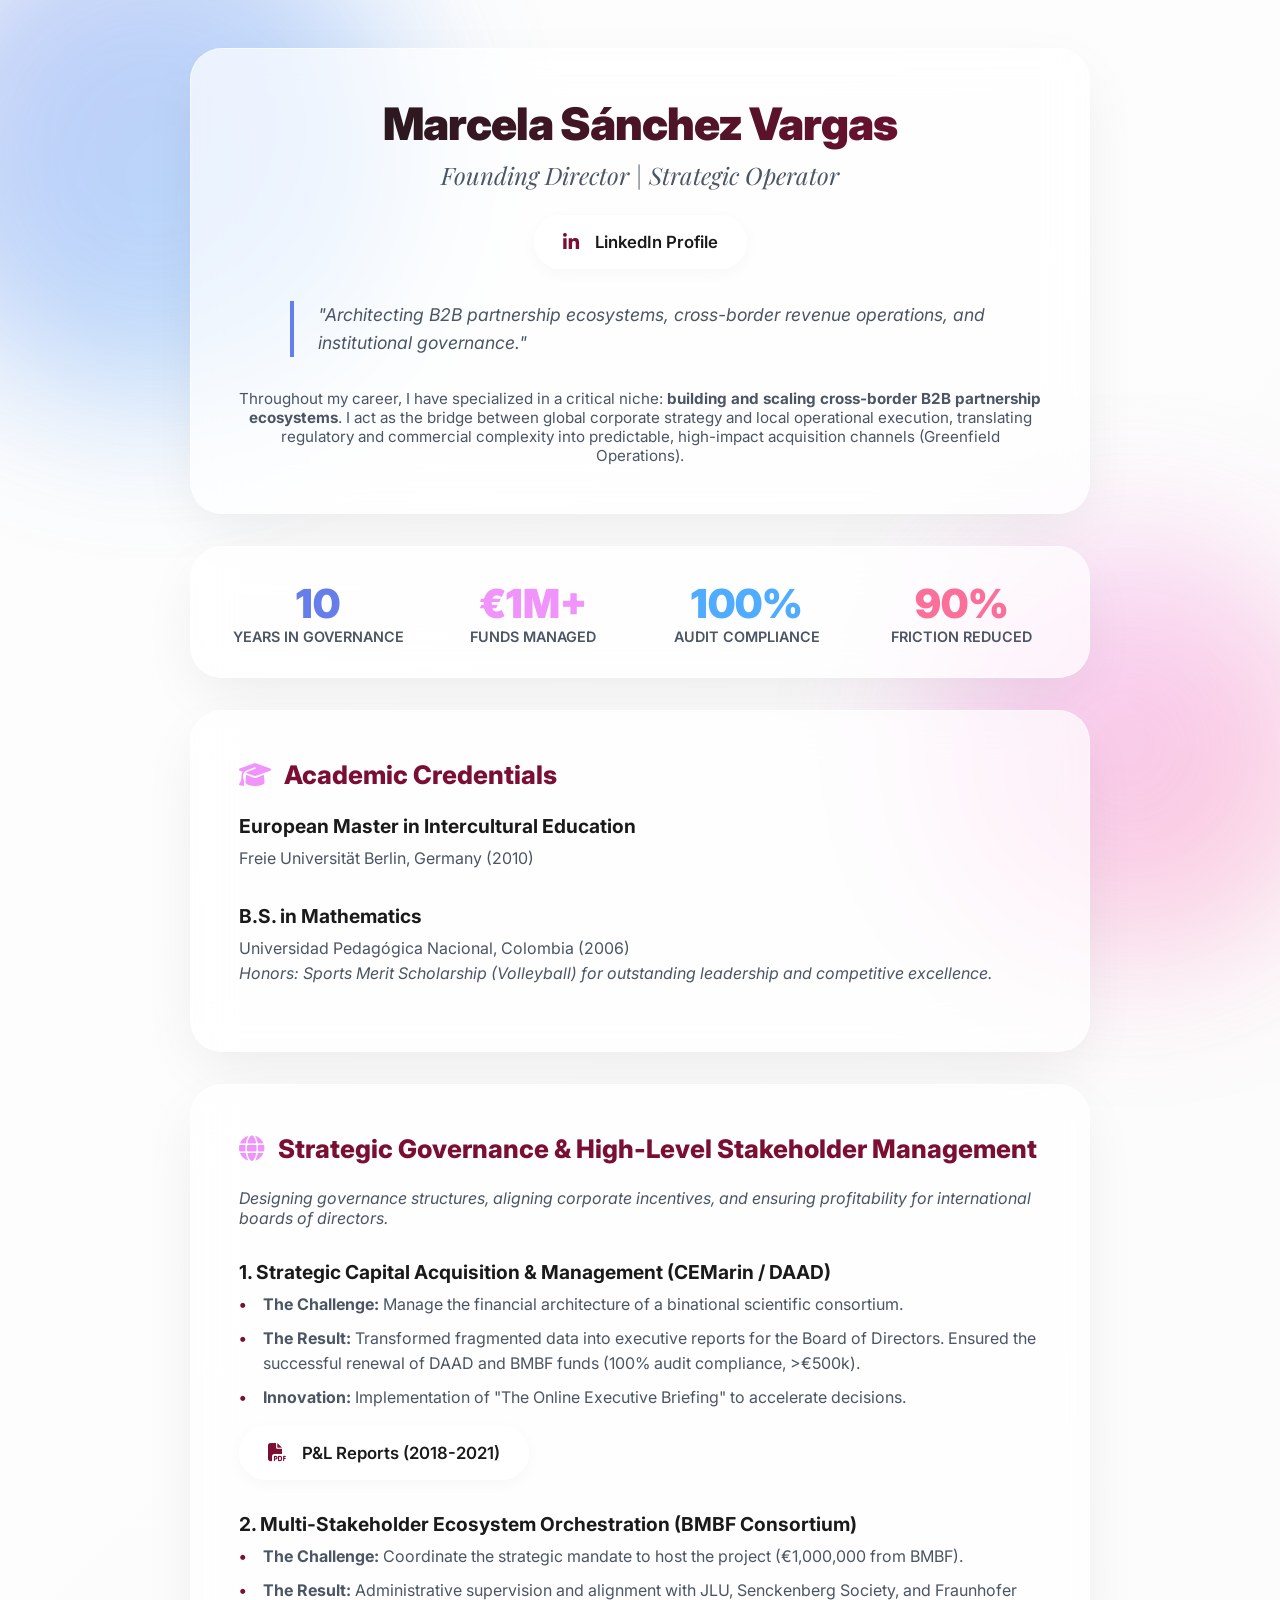
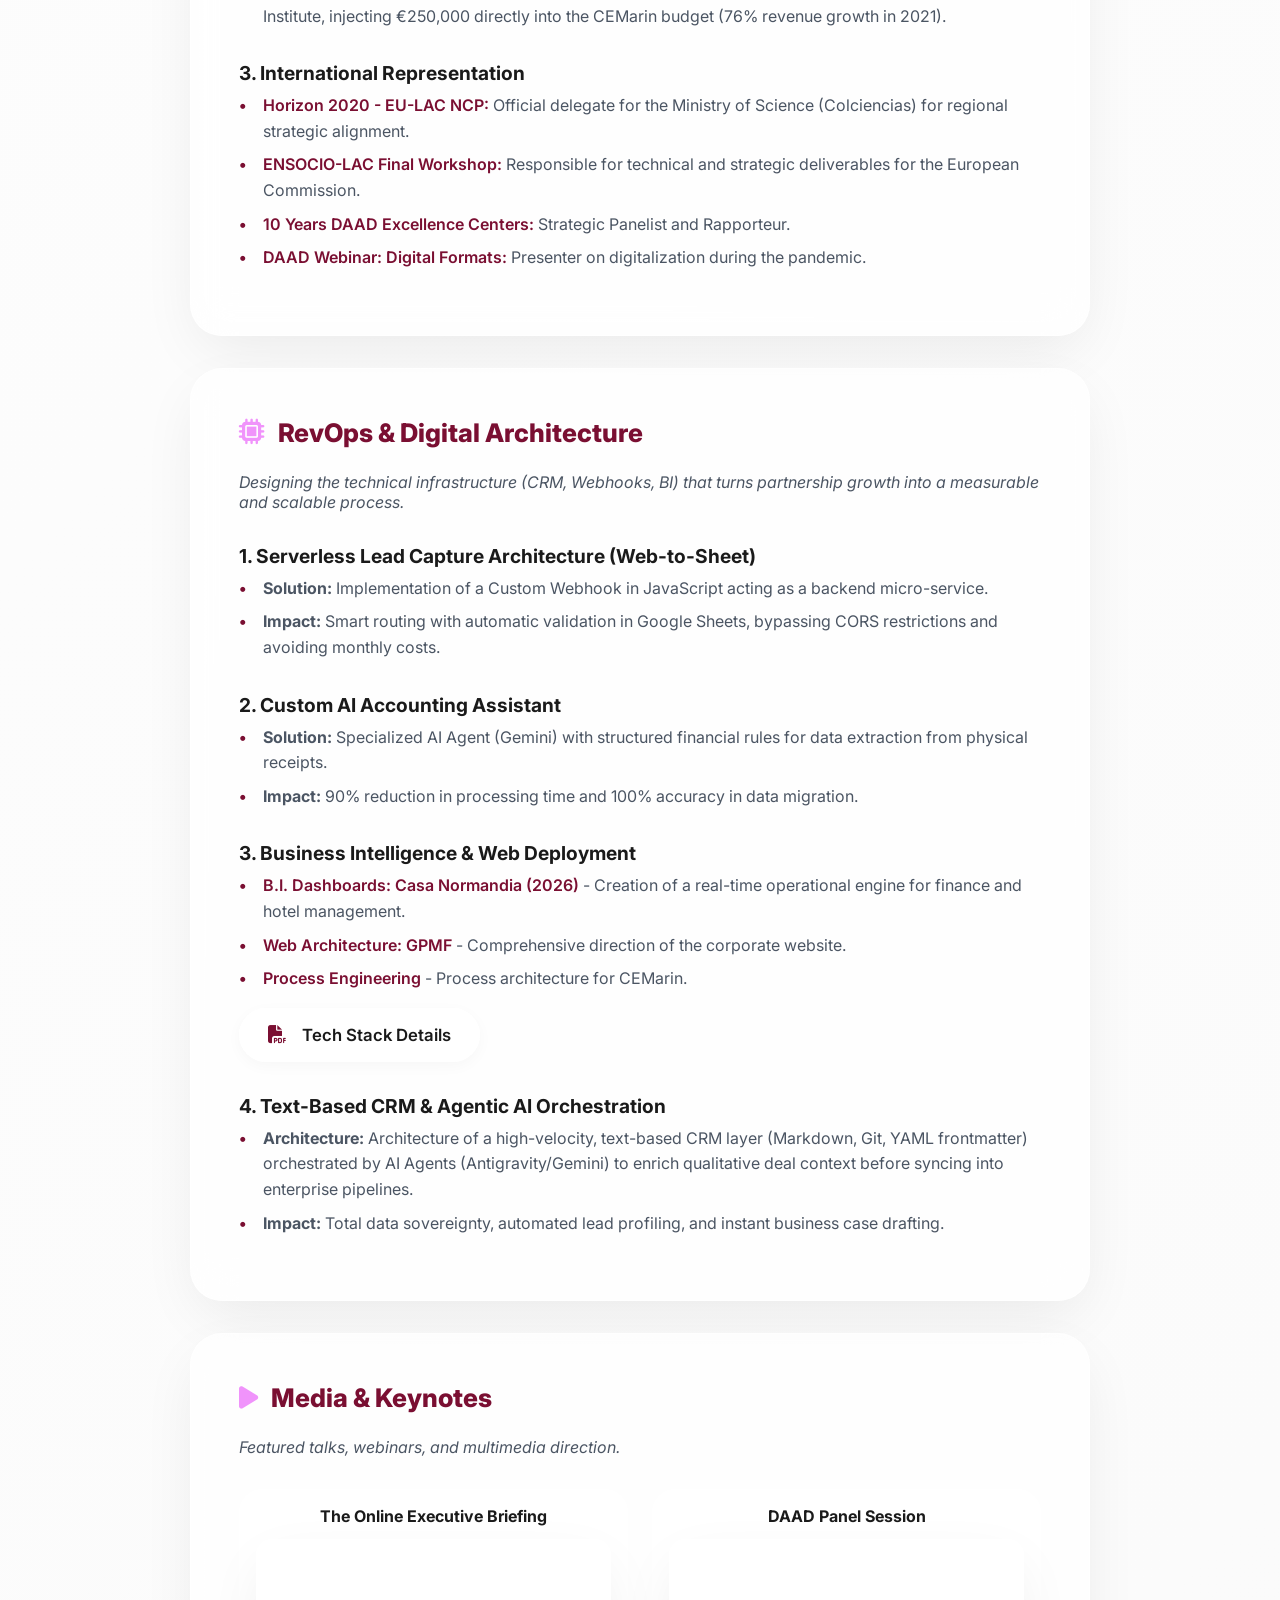
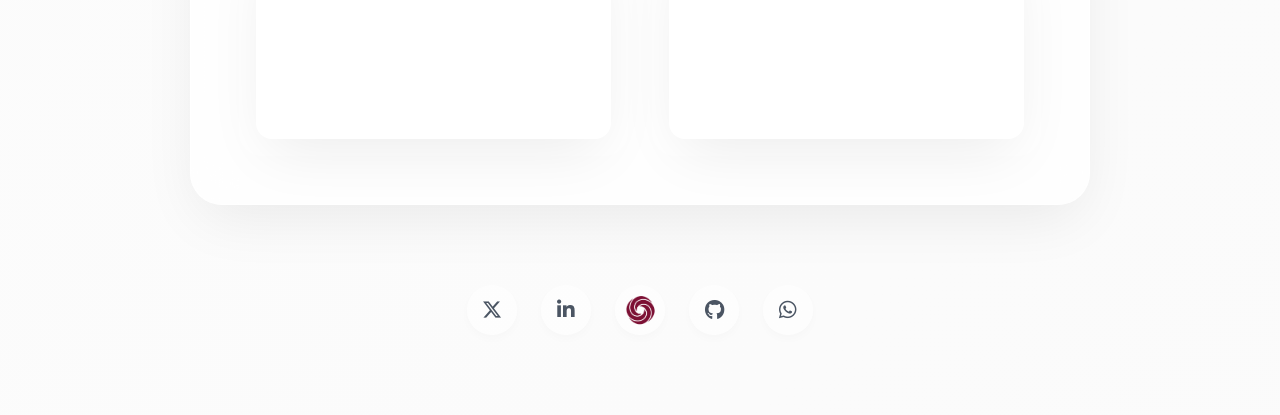
<file: portfolio.html>
<!DOCTYPE html>
<html lang="en">
<head>
    <meta charset="UTF-8">
    <meta name="viewport" content="width=device-width, initial-scale=1.0">
    <title>Executive Portfolio | Marcela Sánchez Vargas</title>
    <!-- PWA Settings -->
    <link rel="manifest" href="manifest.json">
    <meta name="theme-color" content="#7A0F32">
    <meta name="apple-mobile-web-app-capable" content="yes">
    <meta name="apple-mobile-web-app-status-bar-style" content="black-translucent">
    <meta name="apple-mobile-web-app-title" content="MSV Portfolio">
    <link rel="apple-touch-icon" href="assets/logo/burgundy-ball.png">
    <!-- Fonts -->
    <link rel="preconnect" href="https://fonts.googleapis.com">
    <link rel="preconnect" href="https://fonts.gstatic.com" crossorigin>
    <link href="https://fonts.googleapis.com/css2?family=Inter:wght@300;400;600;800;900&family=Playfair+Display:ital,wght@0,600;1,600&display=swap" rel="stylesheet">
    <!-- Font Awesome -->
    <link rel="stylesheet" href="https://cdnjs.cloudflare.com/ajax/libs/font-awesome/6.4.0/css/all.min.css">
    
    <style>
        :root {
            --gpmf-burgundy: #7A0F32;
            --gamma-purple: #667eea;
            --gamma-blue: #4facfe;
            --gamma-pink: #f093fb;
            --gamma-orange: #fa709a;
            --gamma-green: #30cfd0;
            --gray-50: #fafafa;
            --gray-100: #f5f5f5;
            --gray-300: #d1d5db;
            --gray-600: #4b5563;
            --gray-900: #1a1a1a;
            
            --shadow-soft: 0 20px 60px -10px rgba(0, 0, 0, 0.08);
            --shadow-hover: 0 30px 80px -15px rgba(0, 0, 0, 0.15);
            --radius-card: 2rem;
            --radius-btn: 9999px;
            --transition-fluid: all 0.4s cubic-bezier(0.4, 0, 0.2, 1);
        }

        * { margin: 0; padding: 0; box-sizing: border-box; }

        body {
            font-family: 'Inter', sans-serif;
            background-color: var(--gray-50);
            background: linear-gradient(-45deg, #f5f5f5, #ebebeb, #fafafa, #fdfdfd);
            background-size: 400% 400%;
            animation: gradientBG 15s ease infinite;
            color: var(--gray-900);
            min-height: 100vh;
            display: flex;
            align-items: center;
            justify-content: center;
            padding: 3rem 1rem;
            position: relative;
            overflow-x: hidden;
        }

        @keyframes gradientBG {
            0% { background-position: 0% 50%; }
            50% { background-position: 100% 50%; }
            100% { background-position: 0% 50%; }
        }

        .blob {
            position: fixed;
            filter: blur(80px);
            z-index: 0;
            opacity: 0.4;
            border-radius: 50%;
            animation: float 8s cubic-bezier(0.4, 0, 0.2, 1) infinite;
        }
        .blob-1 {
            width: 500px; height: 500px;
            background: linear-gradient(135deg, var(--gamma-purple), var(--gamma-blue));
            top: -100px; left: -100px;
        }
        .blob-2 {
            width: 400px; height: 400px;
            background: linear-gradient(135deg, var(--gamma-pink), var(--gamma-orange));
            bottom: -50px; right: -50px;
            animation-delay: 2s;
        }

        @keyframes float {
            0% { transform: translate(0, 0) scale(1); }
            33% { transform: translate(30px, -50px) scale(1.1); }
            66% { transform: translate(-20px, 20px) scale(0.9); }
            100% { transform: translate(0, 0) scale(1); }
        }

        .dossier-container {
            position: relative;
            z-index: 10;
            width: 100%;
            max-width: 900px;
            display: flex;
            flex-direction: column;
            gap: 2rem;
        }

        .glass-card {
            background: rgba(255, 255, 255, 0.7);
            backdrop-filter: blur(20px);
            -webkit-backdrop-filter: blur(20px);
            border: 1px solid rgba(255, 255, 255, 0.5);
            border-radius: var(--radius-card);
            padding: 3rem;
            box-shadow: var(--shadow-soft);
            transition: var(--transition-fluid);
        }
        .glass-card:hover {
            transform: translateY(-5px);
            box-shadow: var(--shadow-hover);
        }

        .header-card {
            text-align: center;
        }

        .name {
            font-size: 2.8rem;
            font-weight: 900;
            letter-spacing: -1px;
            background: linear-gradient(to right, var(--gray-900), var(--gpmf-burgundy));
            -webkit-background-clip: text;
            -webkit-text-fill-color: transparent;
            margin-bottom: 0.5rem;
        }

        .role {
            font-family: 'Playfair Display', serif;
            font-size: 1.5rem;
            color: var(--gray-600);
            font-style: italic;
            margin-bottom: 1.5rem;
        }

        .quote {
            font-size: 1.1rem;
            color: var(--gray-600);
            font-style: italic;
            border-left: 4px solid var(--gamma-purple);
            padding-left: 1.5rem;
            margin: 2rem auto;
            max-width: 700px;
            text-align: left;
            line-height: 1.6;
        }

        .section-title {
            font-size: 1.6rem;
            font-weight: 800;
            color: var(--gpmf-burgundy);
            margin-bottom: 1.5rem;
            display: flex;
            align-items: center;
            gap: 0.8rem;
        }
        
        .section-title i {
            color: var(--gamma-pink);
        }

        .content-group {
            margin-bottom: 2rem;
        }
        
        .content-group:last-child {
            margin-bottom: 0;
        }

        .content-group h3 {
            font-size: 1.2rem;
            font-weight: 700;
            color: var(--gray-900);
            margin-bottom: 0.5rem;
        }

        .content-group p {
            color: var(--gray-600);
            line-height: 1.6;
            margin-bottom: 1rem;
        }

        .content-group ul {
            list-style: none;
            margin-bottom: 1rem;
        }

        .content-group ul li {
            position: relative;
            padding-left: 1.5rem;
            margin-bottom: 0.5rem;
            color: var(--gray-600);
            line-height: 1.6;
        }

        .content-group ul li::before {
            content: '•';
            color: var(--gpmf-burgundy);
            font-weight: bold;
            position: absolute;
            left: 0;
        }

        .btn-group {
            display: flex;
            flex-wrap: wrap;
            gap: 1rem;
            margin-top: 1rem;
        }

        .btn-action {
            display: inline-flex;
            align-items: center;
            justify-content: center;
            gap: 1rem;
            padding: 1rem 1.75rem;
            background: rgba(255, 255, 255, 0.8);
            border: 1px solid rgba(255, 255, 255, 0.6);
            border-radius: var(--radius-btn);
            color: var(--gray-900);
            text-decoration: none;
            font-weight: 600;
            font-size: 1.05rem;
            transition: var(--transition-fluid);
            box-shadow: 0 4px 15px rgba(0,0,0,0.03);
            cursor: pointer;
            position: relative;
            overflow: hidden;
        }

        .btn-action i {
            color: var(--gpmf-burgundy);
            font-size: 1.15rem;
            transition: var(--transition-fluid);
        }

        .btn-action::before {
            content: '';
            position: absolute;
            top: 0; left: 0; width: 100%; height: 100%;
            background: linear-gradient(120deg, transparent, rgba(255,255,255,0.8), transparent);
            transform: translateX(-100%);
            transition: 0.6s;
        }

        .btn-action:hover {
            transform: translateY(-5px) scale(1.02);
            box-shadow: 0 15px 30px -5px rgba(0,0,0,0.1);
            background: white;
            color: var(--gpmf-burgundy);
        }

        .btn-action:hover i {
            transform: scale(1.2);
            color: var(--gamma-purple);
        }

        .btn-action:hover::before {
            transform: translateX(100%);
        }

        .btn-primary {
            background: linear-gradient(135deg, var(--gpmf-burgundy), var(--gamma-pink));
            color: white !important;
            border: none;
            padding: 1rem 2rem;
            font-size: 1.1rem;
            box-shadow: 0 10px 20px rgba(122, 15, 50, 0.2);
            margin: 0 auto;
            display: inline-flex;
        }
        
        .btn-primary i {
            color: white !important;
        }

        .btn-primary:hover {
            box-shadow: 0 20px 40px rgba(122, 15, 50, 0.3);
            transform: translateY(-5px) scale(1.02);
        }
        
        .cta-container {
            text-align: center;
            margin-top: 2rem;
        }

        .video-container {
            position: relative;
            padding-bottom: 56.25%; /* 16:9 */
            height: 0;
            overflow: hidden;
            border-radius: 1rem;
            box-shadow: var(--shadow-soft);
        }

        .video-container iframe {
            position: absolute;
            top: 0;
            left: 0;
            width: 100%;
            height: 100%;
            border: 0;
        }

        .social-icons {
            display: flex;
            justify-content: center;
            gap: 1.5rem;
            margin-top: 3rem;
            margin-bottom: 2rem;
        }

        .social-icon {
            display: flex;
            align-items: center;
            justify-content: center;
            width: 50px;
            height: 50px;
            border-radius: 50%;
            background: rgba(255,255,255,0.6);
            color: var(--gray-600);
            font-size: 1.25rem;
            text-decoration: none;
            transition: var(--transition-fluid);
            box-shadow: 0 4px 10px rgba(0,0,0,0.02);
        }

        .social-icon:hover {
            background: white;
            color: var(--gamma-blue);
            transform: translateY(-8px) rotate(8deg);
            box-shadow: 0 12px 20px rgba(0,0,0,0.08);
        }

        @media (max-width: 768px) {
            .glass-card { padding: 2rem; }
            .name { font-size: 2.2rem; }
            .btn-group { flex-direction: column; }
            .btn-action { width: 100%; }
        }
    </style>
</head>
<body>

    <div class="blob blob-1"></div>
    <div class="blob blob-2"></div>

    <main class="dossier-container">
        
        <!-- Header -->
        <section class="glass-card header-card fade-in-up">
            <h1 class="name">Marcela Sánchez Vargas</h1>
            <p class="role">Founding Director | Strategic Operator</p>
            <div class="btn-group" style="justify-content: center; margin-bottom: 1rem;">
                <a href="https://www.linkedin.com/in/marcelasanchezintercultural" target="_blank" class="btn-action"><i class="fa-brands fa-linkedin-in"></i> LinkedIn Profile</a>
            </div>
            
            <div class="quote">
                "Architecting B2B partnership ecosystems, cross-border revenue operations, and institutional governance."
            </div>
            <p style="color: var(--gray-600); font-size: 0.95rem;">
                Throughout my career, I have specialized in a critical niche: <strong>building and scaling cross-border B2B partnership ecosystems</strong>. I act as the bridge between global corporate strategy and local operational execution, translating regulatory and commercial complexity into predictable, high-impact acquisition channels (Greenfield Operations).
            </p>
        </section>

        <!-- KPI Metrics (WOW Factor) -->
        <section class="glass-card fade-in-up delay-1" style="display: grid; grid-template-columns: repeat(auto-fit, minmax(150px, 1fr)); gap: 1.5rem; text-align: center; padding: 2rem;">
            <div>
                <div class="counter" data-target="10" style="font-size: 2.5rem; font-weight: 900; color: var(--gamma-purple);">0</div>
                <div style="font-size: 0.9rem; color: var(--gray-600); font-weight: 600; text-transform: uppercase;">Years in Governance</div>
            </div>
            <div>
                <div class="counter" data-target="1" data-prefix="€" data-suffix="M+" style="font-size: 2.5rem; font-weight: 900; color: var(--gamma-pink);">0</div>
                <div style="font-size: 0.9rem; color: var(--gray-600); font-weight: 600; text-transform: uppercase;">Funds Managed</div>
            </div>
            <div>
                <div class="counter" data-target="100" data-suffix="%" style="font-size: 2.5rem; font-weight: 900; color: var(--gamma-blue);">0</div>
                <div style="font-size: 0.9rem; color: var(--gray-600); font-weight: 600; text-transform: uppercase;">Audit Compliance</div>
            </div>
            <div>
                <div class="counter" data-target="90" data-suffix="%" style="font-size: 2.5rem; font-weight: 900; color: var(--gamma-orange);">0</div>
                <div style="font-size: 0.9rem; color: var(--gray-600); font-weight: 600; text-transform: uppercase;">Friction Reduced</div>
            </div>
        </section>



        <!-- Academic Credentials -->
        <section class="glass-card fade-in-up delay-1">
            <h2 class="section-title"><i class="fa-solid fa-graduation-cap"></i> Academic Credentials</h2>
            <div class="content-group">
                <h3>European Master in Intercultural Education</h3>
                <p>Freie Universität Berlin, Germany (2010)</p>
            </div>
            <div class="content-group">
                <h3>B.S. in Mathematics</h3>
                <p>Universidad Pedagógica Nacional, Colombia (2006) <br>
                <em>Honors: Sports Merit Scholarship (Volleyball) for outstanding leadership and competitive excellence.</em></p>
            </div>


        </section>

        <!-- Strategic Governance & Science Diplomacy -->
        <section class="glass-card fade-in-up delay-2">
            <h2 class="section-title"><i class="fa-solid fa-globe"></i> Strategic Governance & High-Level Stakeholder Management</h2>
            <p style="color: var(--gray-600); margin-bottom: 2rem; font-style: italic;">Designing governance structures, aligning corporate incentives, and ensuring profitability for international boards of directors.</p>
            
            <div class="content-group">
                <h3>1. Strategic Capital Acquisition & Management (CEMarin / DAAD)</h3>
                <ul>
                    <li><strong>The Challenge:</strong> Manage the financial architecture of a binational scientific consortium.</li>
                    <li><strong>The Result:</strong> Transformed fragmented data into executive reports for the Board of Directors. Ensured the successful renewal of DAAD and BMBF funds (100% audit compliance, >€500k).</li>
                    <li><strong>Innovation:</strong> Implementation of "The Online Executive Briefing" to accelerate decisions.</li>
                </ul>
                <div class="btn-group">
                    <a href="assets/dossier/msv/cemarin-annual-report-2018.pdf" target="_blank" class="btn-action"><i class="fa-solid fa-file-pdf"></i> P&L Reports (2018-2021)</a>
                </div>
            </div>

            <div class="content-group">
                <h3>2. Multi-Stakeholder Ecosystem Orchestration (BMBF Consortium)</h3>
                <ul>
                    <li><strong>The Challenge:</strong> Coordinate the strategic mandate to host the project (€1,000,000 from BMBF).</li>
                    <li><strong>The Result:</strong> Administrative supervision and alignment with JLU, Senckenberg Society, and Fraunhofer Institute, injecting €250,000 directly into the CEMarin budget (76% revenue growth in 2021).</li>
                </ul>
            </div>

            <div class="content-group">
                <h3>3. International Representation</h3>
                <ul>
                    <li><a href="assets/dossier/msv/horizon2020-eu-lac-ncp.pdf" target="_blank" style="color: var(--gpmf-burgundy); font-weight: 600; text-decoration: none;">Horizon 2020 - EU-LAC NCP:</a> Official delegate for the Ministry of Science (Colciencias) for regional strategic alignment.</li>
                    <li><a href="assets/dossier/msv/ensocio-lac-workshop.pdf" target="_blank" style="color: var(--gpmf-burgundy); font-weight: 600; text-decoration: none;">ENSOCIO-LAC Final Workshop:</a> Responsible for technical and strategic deliverables for the European Commission.</li>
                    <li><a href="assets/dossier/msv/daad-10-years-excellence.pdf" target="_blank" style="color: var(--gpmf-burgundy); font-weight: 600; text-decoration: none;">10 Years DAAD Excellence Centers:</a> Strategic Panelist and Rapporteur.</li>
                    <li><a href="https://static.daad.de/media/daad_de/pdfs_nicht_barrierefrei/infos-services-fuer-hochschulen/expertise-zu-themen-laendern-regionen/research_cooperation_at_cemarin.pdf" target="_blank" style="color: var(--gpmf-burgundy); font-weight: 600; text-decoration: none;">DAAD Webinar: Digital Formats:</a> Presenter on digitalization during the pandemic.</li>
                </ul>
            </div>
        </section>

        <!-- RevOps & Digital Architecture -->
        <section class="glass-card fade-in-up delay-3">
            <h2 class="section-title"><i class="fa-solid fa-microchip"></i> RevOps & Digital Architecture</h2>
            <p style="color: var(--gray-600); margin-bottom: 2rem; font-style: italic;">Designing the technical infrastructure (CRM, Webhooks, BI) that turns partnership growth into a measurable and scalable process.</p>

            <div class="content-group">
                <h3>1. Serverless Lead Capture Architecture (Web-to-Sheet)</h3>
                <ul>
                    <li><strong>Solution:</strong> Implementation of a Custom Webhook in JavaScript acting as a backend micro-service.</li>
                    <li><strong>Impact:</strong> Smart routing with automatic validation in Google Sheets, bypassing CORS restrictions and avoiding monthly costs.</li>
                </ul>
            </div>

            <div class="content-group">
                <h3>2. Custom AI Accounting Assistant</h3>
                <ul>
                    <li><strong>Solution:</strong> Specialized AI Agent (Gemini) with structured financial rules for data extraction from physical receipts.</li>
                    <li><strong>Impact:</strong> 90% reduction in processing time and 100% accuracy in data migration.</li>
                </ul>
            </div>
            
            <div class="content-group">
                <h3>3. Business Intelligence & Web Deployment</h3>
                <ul>
                    <li><a href="#" style="color: var(--gpmf-burgundy); font-weight: 600; text-decoration: none;">B.I. Dashboards: Casa Normandia (2026)</a> - Creation of a real-time operational engine for finance and hotel management.</li>
                    <li><a href="https://globalpartnerships.github.io/GPMF-WEBSITE/index.html" target="_blank" style="color: var(--gpmf-burgundy); font-weight: 600; text-decoration: none;">Web Architecture: GPMF</a> - Comprehensive direction of the corporate website.</li>
                    <li><a href="https://www.behance.net/gallery/197422131/CEMARIN-Processes-Design-Consultancy" target="_blank" style="color: var(--gpmf-burgundy); font-weight: 600; text-decoration: none;">Process Engineering</a> - Process architecture for CEMarin.</li>
                </ul>
                <div class="btn-group">
                    <a href="assets/dossier/msv/revops-tech-stack-msv.pdf" target="_blank" class="btn-action"><i class="fa-solid fa-file-pdf"></i> Tech Stack Details</a>
                </div>
            </div>

            <div class="content-group">
                <h3>4. Text-Based CRM & Agentic AI Orchestration</h3>
                <ul>
                    <li><strong>Architecture:</strong> Architecture of a high-velocity, text-based CRM layer (Markdown, Git, YAML frontmatter) orchestrated by AI Agents (Antigravity/Gemini) to enrich qualitative deal context before syncing into enterprise pipelines.</li>
                    <li><strong>Impact:</strong> Total data sovereignty, automated lead profiling, and instant business case drafting.</li>
                </ul>
            </div>
        </section>

        <!-- Media & Keynotes Playlist -->
        <section class="glass-card fade-in-up delay-4">
            <h2 class="section-title"><i class="fa-solid fa-play"></i> Media & Keynotes</h2>
            <p style="color: var(--gray-600); margin-bottom: 2rem; font-style: italic;">Featured talks, webinars, and multimedia direction.</p>
            
            <div style="display: grid; grid-template-columns: repeat(auto-fit, minmax(300px, 1fr)); gap: 1.5rem;">
                
                <!-- Video 1 -->
                <div style="background: rgba(255,255,255,0.5); border-radius: 1.5rem; padding: 1rem; border: 1px solid rgba(255,255,255,0.8);">
                    <h3 style="font-size: 1rem; color: var(--gray-900); margin-bottom: 0.8rem; text-align: center;">The Online Executive Briefing</h3>
                    <div class="video-container">
                        <iframe src="https://www.youtube-nocookie.com/embed/zGBTeqfVP98?rel=0" title="The Online Executive Briefing" allowfullscreen></iframe>
                    </div>
                </div>

                <!-- Video 2 -->
                <div style="background: rgba(255,255,255,0.5); border-radius: 1.5rem; padding: 1rem; border: 1px solid rgba(255,255,255,0.8);">
                    <h3 style="font-size: 1rem; color: var(--gray-900); margin-bottom: 0.8rem; text-align: center;">DAAD Panel Session</h3>
                    <div class="video-container">
                        <iframe src="https://www.youtube-nocookie.com/embed/7Uved4kraSE?rel=0" title="DAAD Panel Session" allowfullscreen></iframe>
                    </div>
                </div>

            </div>
        </section>

        <!-- Social Icons -->
        <div class="social-icons fade-in-up delay-3">
            <a href="https://x.com/MarceIaSanchez" title="X (Twitter)" class="social-icon"><i class="fa-brands fa-x-twitter"></i></a>
            <a href="https://www.linkedin.com/in/marcelasanchezintercultural/" title="LinkedIn Personal" class="social-icon"><i class="fa-brands fa-linkedin-in"></i></a>
            
            <a href="https://globalpartnerships.vercel.app/en" title="Sitio Web GPMF" class="social-icon">
                <img src="assets/logo/burgundy ball.png" alt="GPMF" style="width: 36px; height: 36px; object-fit: contain;">
            </a>

            <a href="https://github.com/GlobalPartnerships" title="GitHub Corporativo" class="social-icon"><i class="fa-brands fa-github"></i></a>
            <a href="https://wa.me/573156166760" title="WhatsApp" class="social-icon"><i class="fa-brands fa-whatsapp"></i></a>
        </div>

    </main>

    <script>
        const observer = new IntersectionObserver((entries) => {
            entries.forEach(entry => {
                if (entry.isIntersecting) {
                    entry.target.style.opacity = "1";
                    entry.target.style.transform = "translateY(0)";
                    
                    // Trigger counters if they exist in this card
                    const counters = entry.target.querySelectorAll('.counter');
                    counters.forEach(counter => {
                        if(counter.innerText === '0') {
                            const updateCount = () => {
                                const target = +counter.getAttribute('data-target');
                                const prefix = counter.getAttribute('data-prefix') || '';
                                const suffix = counter.getAttribute('data-suffix') || '';
                                const count = +counter.innerText.replace(/[^0-9]/g, '');
                                const inc = target / 40; 

                                if (count < target) {
                                    counter.innerText = prefix + Math.ceil(count + inc) + suffix;
                                    setTimeout(updateCount, 40);
                                } else {
                                    counter.innerText = prefix + target + suffix;
                                }
                            };
                            updateCount();
                        }
                    });
                }
            });
        }, { threshold: 0.1 });

        document.querySelectorAll('.glass-card').forEach((el, index) => {
            el.style.opacity = "0";
            el.style.transform = "translateY(30px)";
            el.style.transition = `all 0.8s cubic-bezier(0.4, 0, 0.2, 1) ${index * 0.1}s`;
            observer.observe(el);
        });

        // Registrar Service Worker para PWA
        if ('serviceWorker' in navigator && (window.location.protocol === 'https:' || window.location.hostname === 'localhost' || window.location.hostname === '127.0.0.1')) {
            window.addEventListener('load', () => {
                navigator.serviceWorker.register('./sw.js')
                    .then((reg) => console.log('Portfolio PWA activo:', reg.scope))
                    .catch((err) => console.warn('Aviso Portfolio PWA:', err));
            });
        }
    </script>
</body>
</html>
</file>
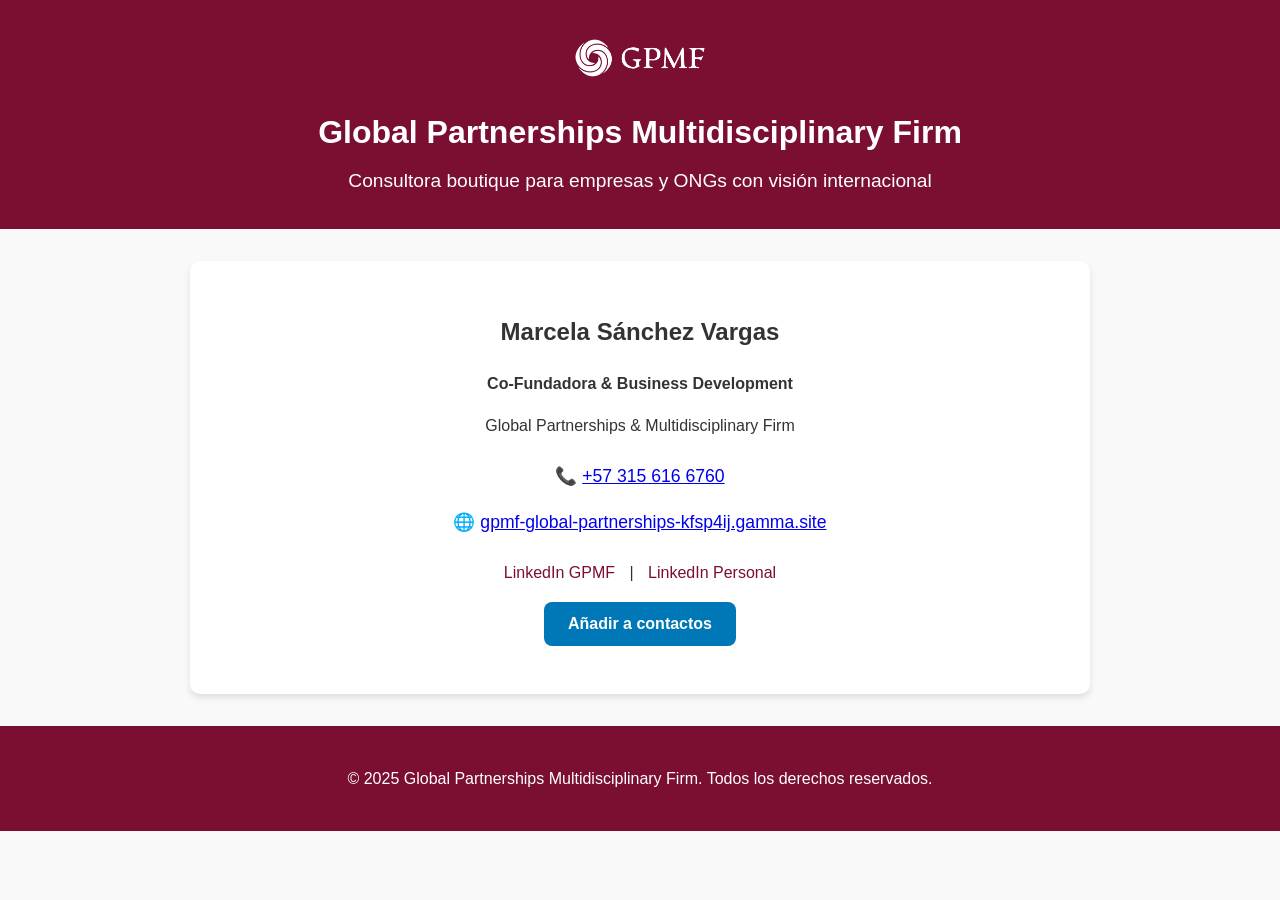
<file: Vcarg!DOCTYPE.html>
<!DOCTYPE html>
<html lang="es">
<head>
    <meta charset="UTF-8">
    <meta name="viewport" content="width=device-width, initial-scale=1.0">
    <title>Contacto - Marcela Sánchez Vargas</title>
    <style>
        body {
            font-family: 'Montserrat', sans-serif;
            margin: 0;
            background: #f9f9f9;
            color: #333;
            line-height: 1.6;
        }
        header {
            background: #7A0F32;
            color: white;
            padding: 2rem;
            text-align: center;
        }
        header h1 {
            margin: 0;
            font-size: 2rem;
        }
        header p {
            margin: 0.5rem 0 0;
            font-size: 1.2rem;
        }
        .container {
            max-width: 900px;
            margin: 2rem auto;
            padding: 0 1rem;
            text-align: center;
        }
        .contact-card {
            background: white;
            border-radius: 10px;
            padding: 2rem;
            box-shadow: 0 4px 6px rgba(0, 0, 0, 0.1);
            margin-bottom: 2rem;
        }
        .contact-info {
            margin: 1.5rem 0;
            font-size: 1.1rem;
        }
        .btn {
            display: inline-block;
            padding: 0.8rem 1.5rem;
            margin: 1rem 0.5rem;
            background: #0077b6;
            color: white;
            text-decoration: none;
            border-radius: 8px;
            font-weight: bold;
            transition: 0.3s;
            border: none;
            cursor: pointer;
            font-family: 'Montserrat', sans-serif;
            font-size: 1rem;
        }
        .btn:hover {
            background: #023e8a;
        }
        .social-links {
            margin-top: 1.5rem;
        }
        .social-links a {
            margin: 0 10px;
            color: #7A0F32;
            text-decoration: none;
            font-weight: 500;
        }
        footer {
            background: #7A0F32;
            color: white;
            text-align: center;
            padding: 1.5rem;
            margin-top: 2rem;
        }
        .logo {
            max-width: 150px;
            margin-bottom: 1rem;
        }
    </style>
</head>
<body>
    <header>
        <img src="GPMF LOGO v 3.0-03.png" alt="Logo GPMF" class="logo">
        <h1>Global Partnerships Multidisciplinary Firm</h1>
        <p>Consultora boutique para empresas y ONGs con visión internacional</p>
    </header>

    <div class="container">
        <div class="contact-card">
            <h2>Marcela Sánchez Vargas</h2>
            <p><strong>Co-Fundadora & Business Development</strong></p>
            <p>Global Partnerships & Multidisciplinary Firm</p>
            
            <div class="contact-info">
                <p>📞 <a href="tel:+573156166760">+57 315 616 6760</a></p>
                <p>🌐 <a href="https://gpmf-global-partnerships-kfsp4ij.gamma.site/" target="_blank">gpmf-global-partnerships-kfsp4ij.gamma.site</a></p>
            </div>

            <div class="social-links">
                <a href="https://www.linkedin.com/company/gpmf" target="_blank">LinkedIn GPMF</a> | 
                <a href="https://www.linkedin.com/in/marcelasanchezintercultural/" target="_blank">LinkedIn Personal</a>
            </div>

            <button class="btn" id="addToContacts">Añadir a contactos</button>
        </div>
    </div>

    <footer>
        <p>&copy; 2025 Global Partnerships Multidisciplinary Firm. Todos los derechos reservados.</p>
    </footer>

    <script>
        document.getElementById('addToContacts').addEventListener('click', function() {
            // Create vCard content
            const vCard = `BEGIN:VCARD
VERSION:3.0
N:Sánchez Vargas;Marcela;;;
FN:Marcela Sánchez Vargas
TITLE:Co-Fundadora & Business Development
ORG:Global Partnerships & Multidisciplinary Firm
TEL;type=CELL;type=VOICE;type=pref:+57 315 616 6760
EMAIL:contacto.gpmfsas@gmail.com
URL:https://gpmf-global-partnerships-kfsp4ij.gamma.site
URL;type=linkedin:https://www.linkedin.com/in/marcelasanchezintercultural/
URL;type=company:https://www.linkedin.com/company/gpmf
REV:${new Date().toISOString()}
END:VCARD`;

            // Create blob and download link
            const blob = new Blob([vCard], { type: 'text/vcard;charset=utf-8' });
            const url = URL.createObjectURL(blob);
            
            const a = document.createElement('a');
            a.href = url;
            a.download = 'Marcela_Sanchez_Vargas.vcf';
            document.body.appendChild(a);
            a.click();
            
            // Cleanup
            setTimeout(() => {
                document.body.removeChild(a);
                window.URL.revokeObjectURL(url);
            }, 100);
        });
    </script>
</body>
</html>
</file>
